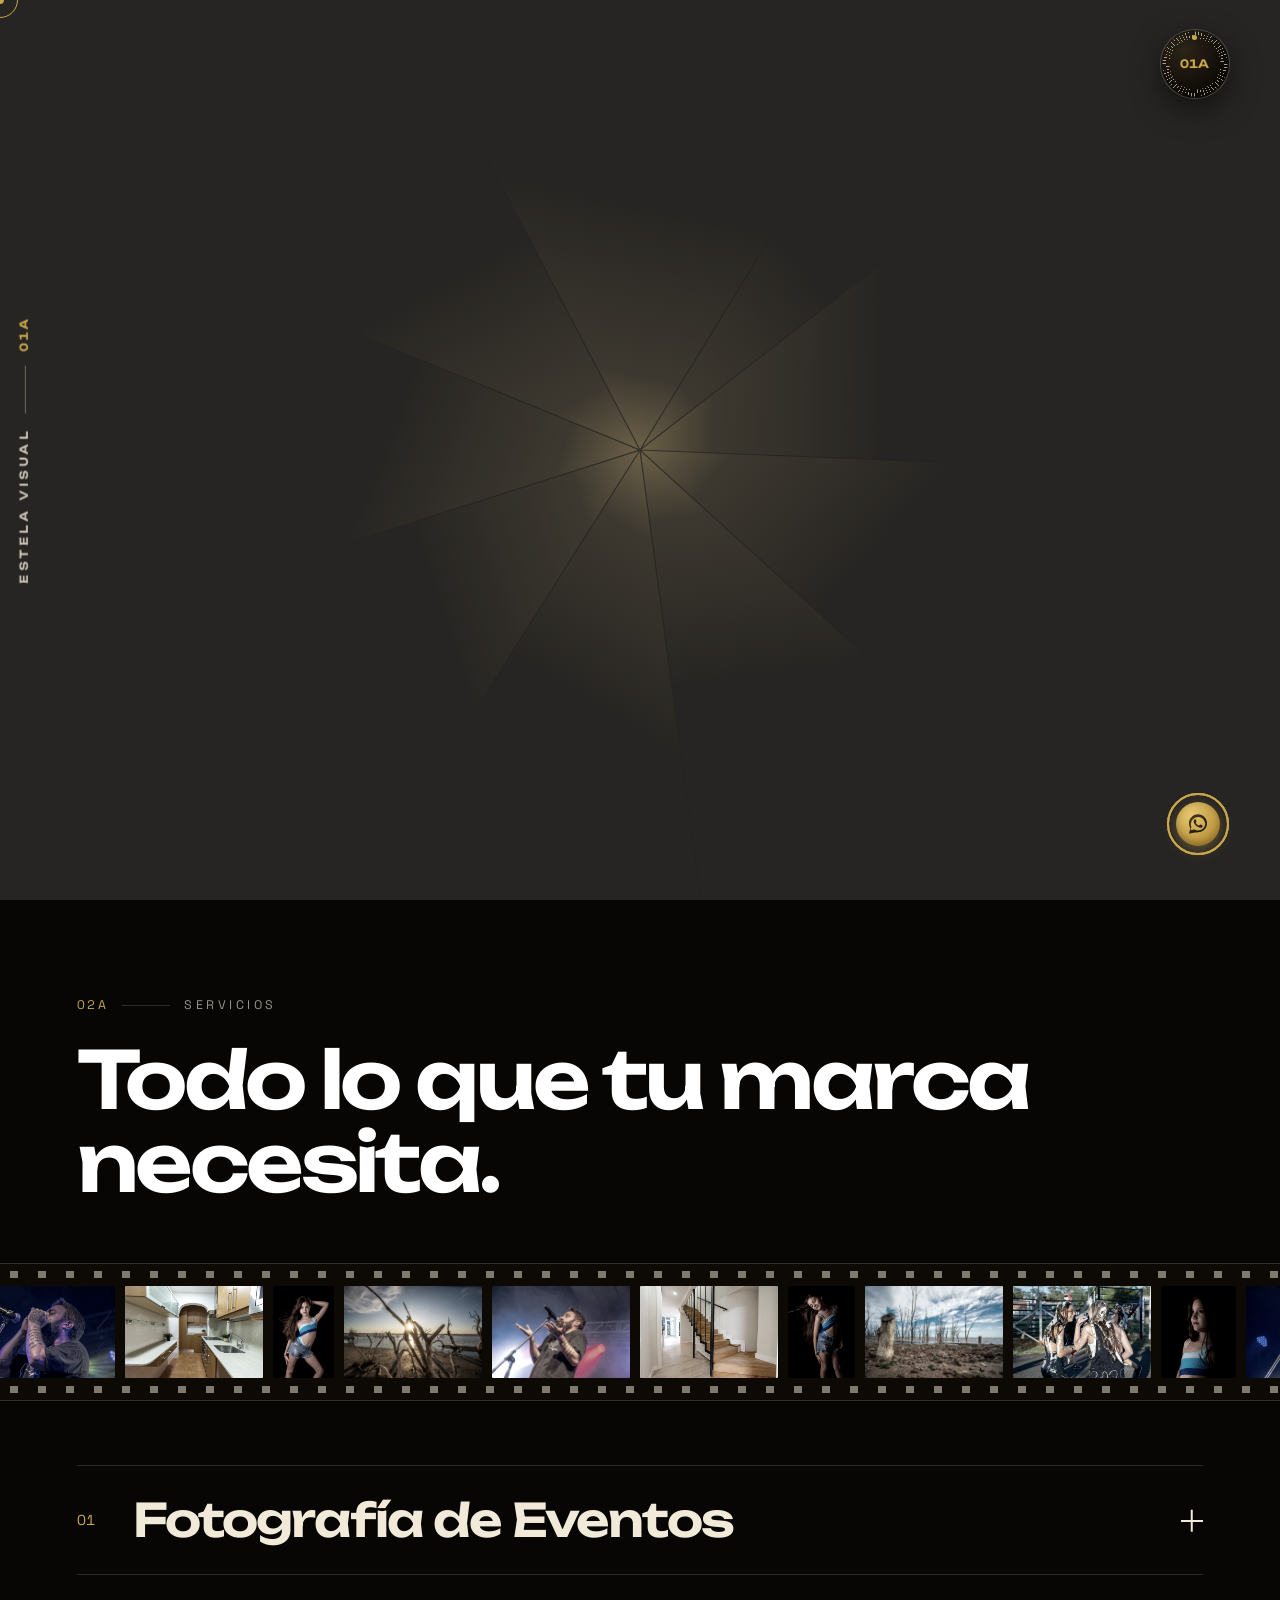
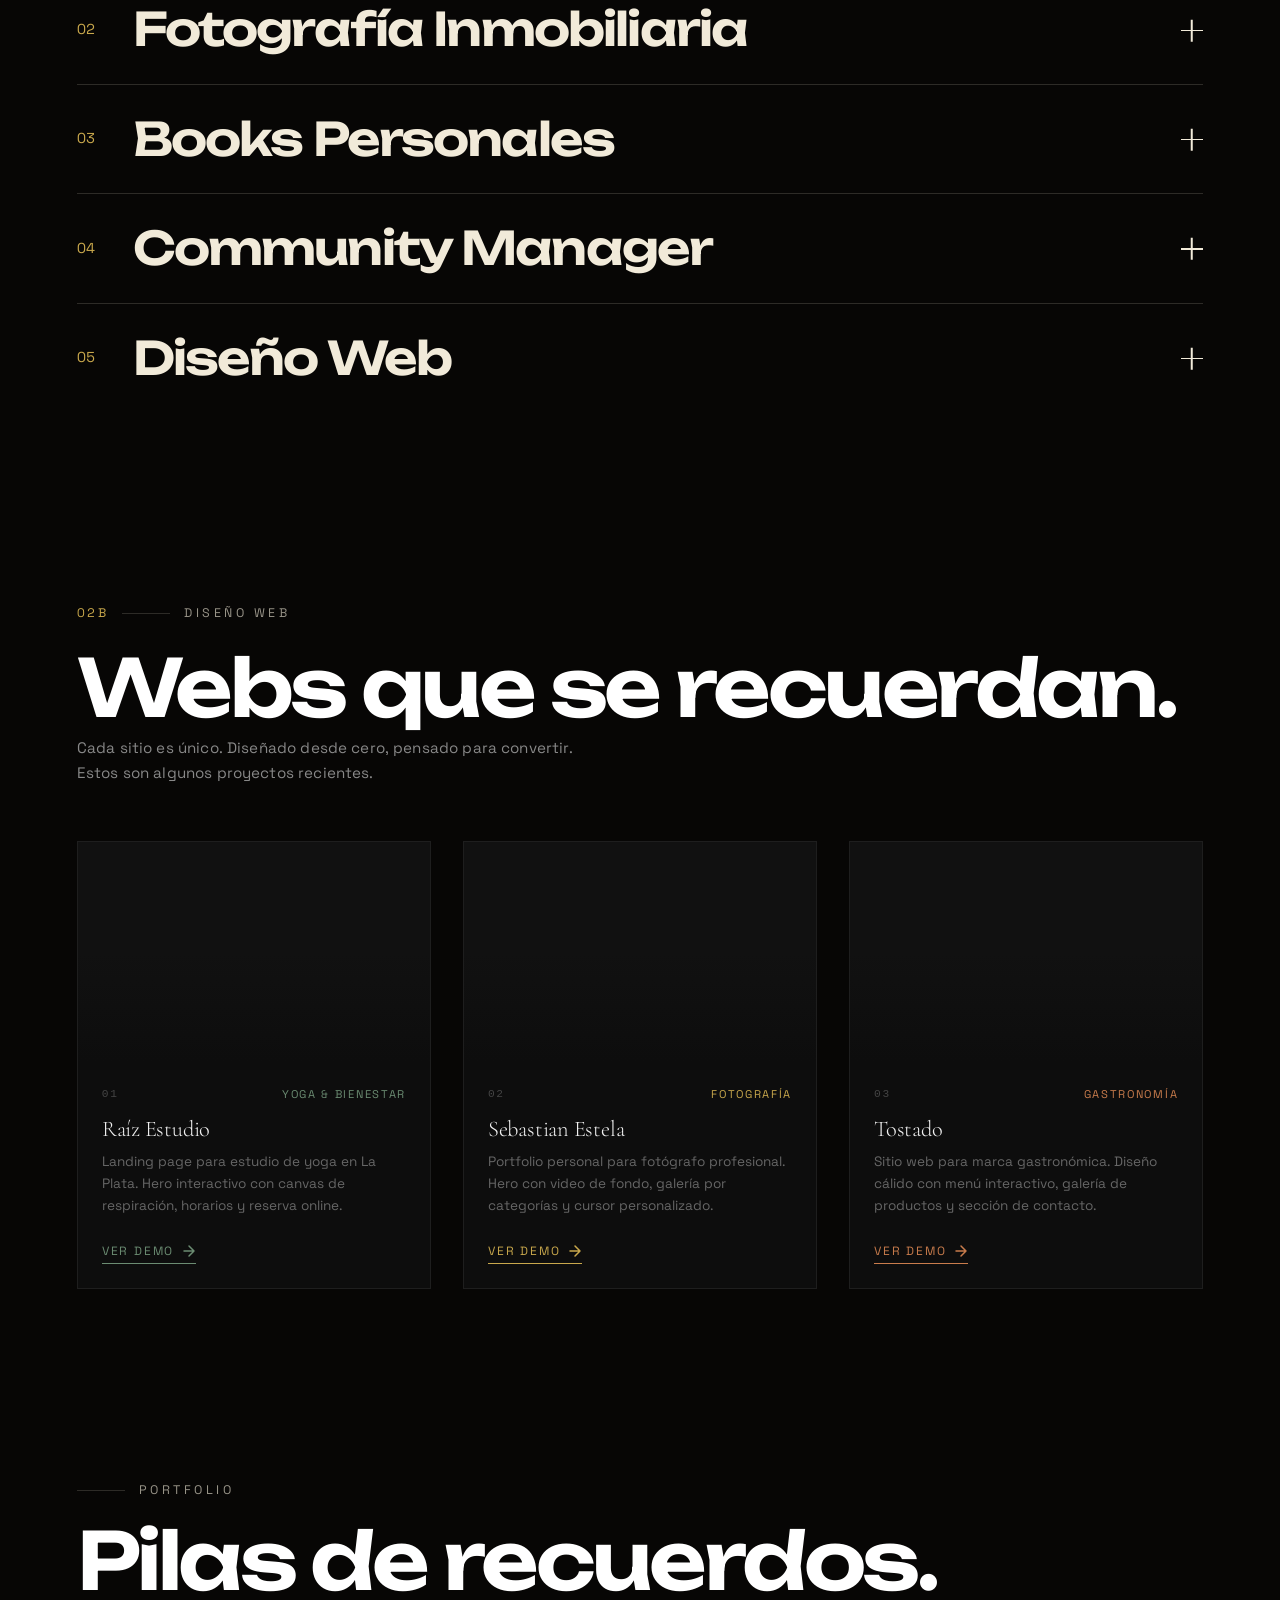
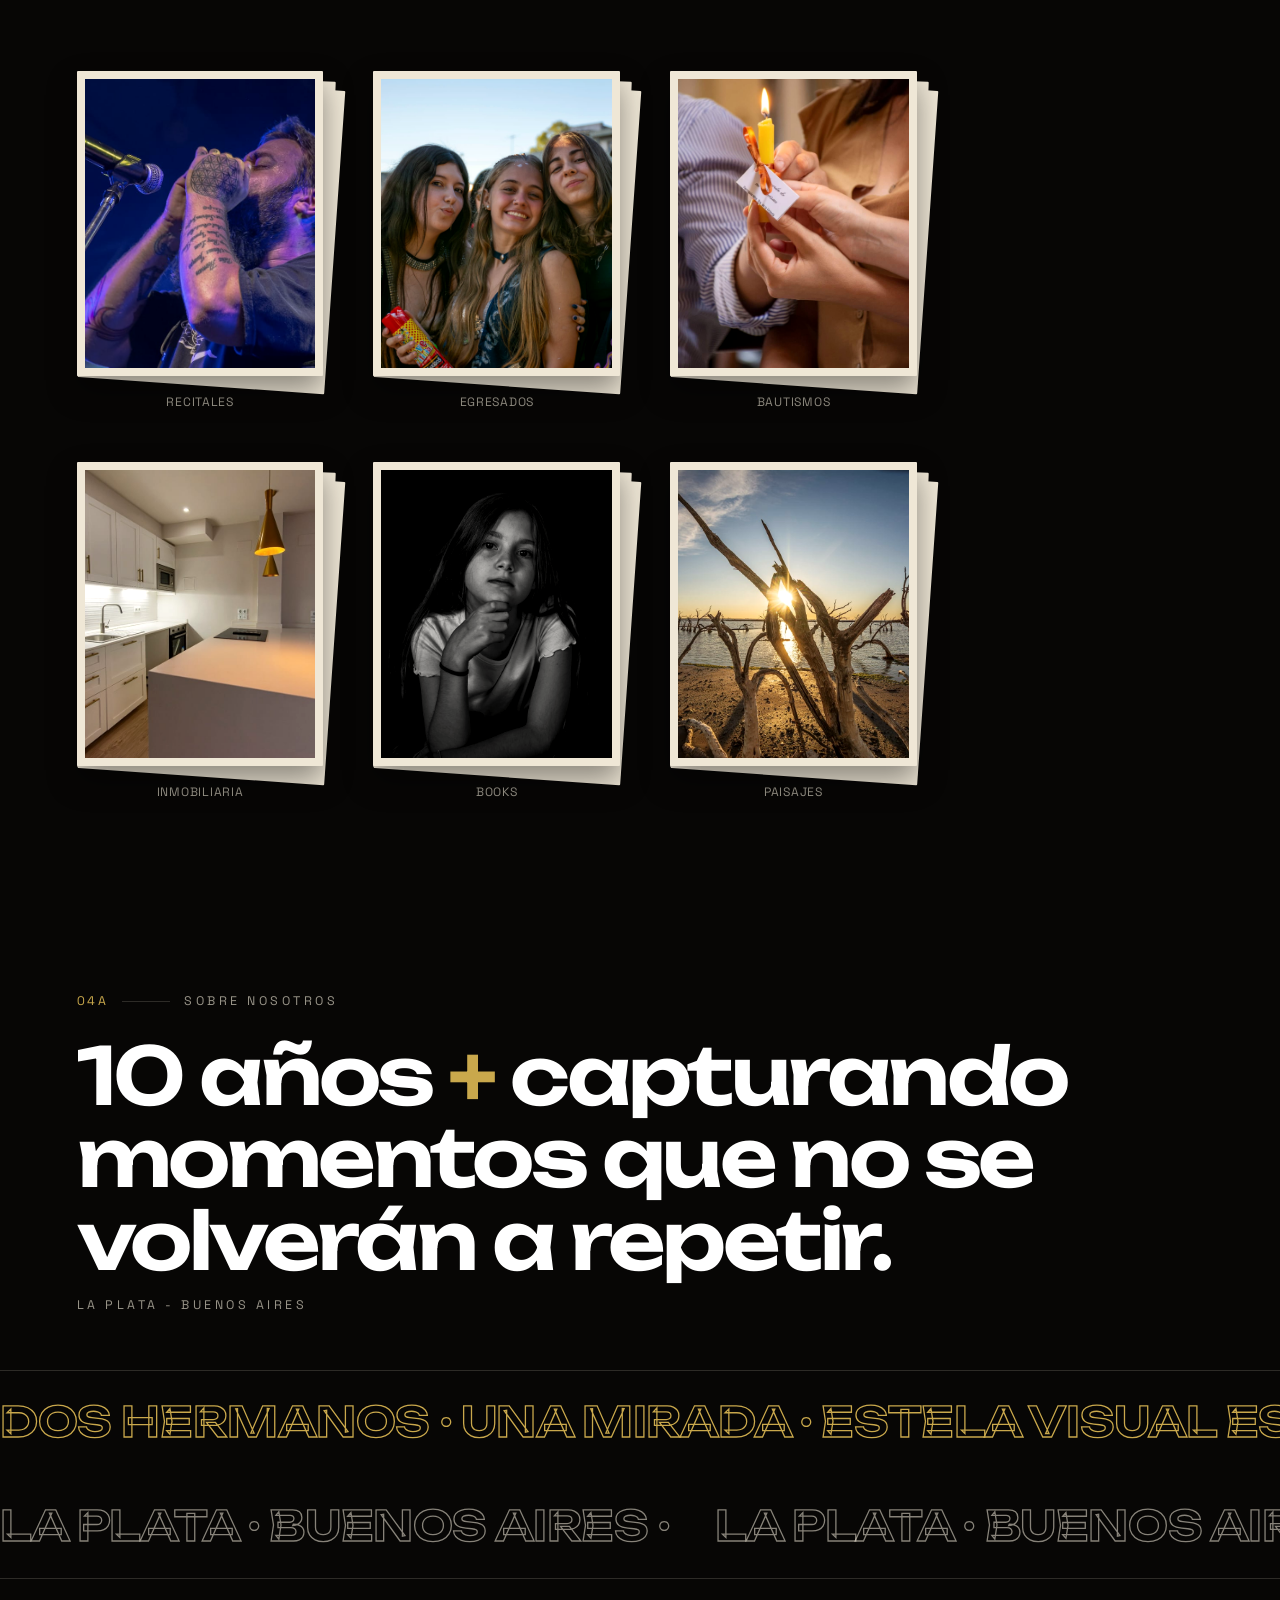
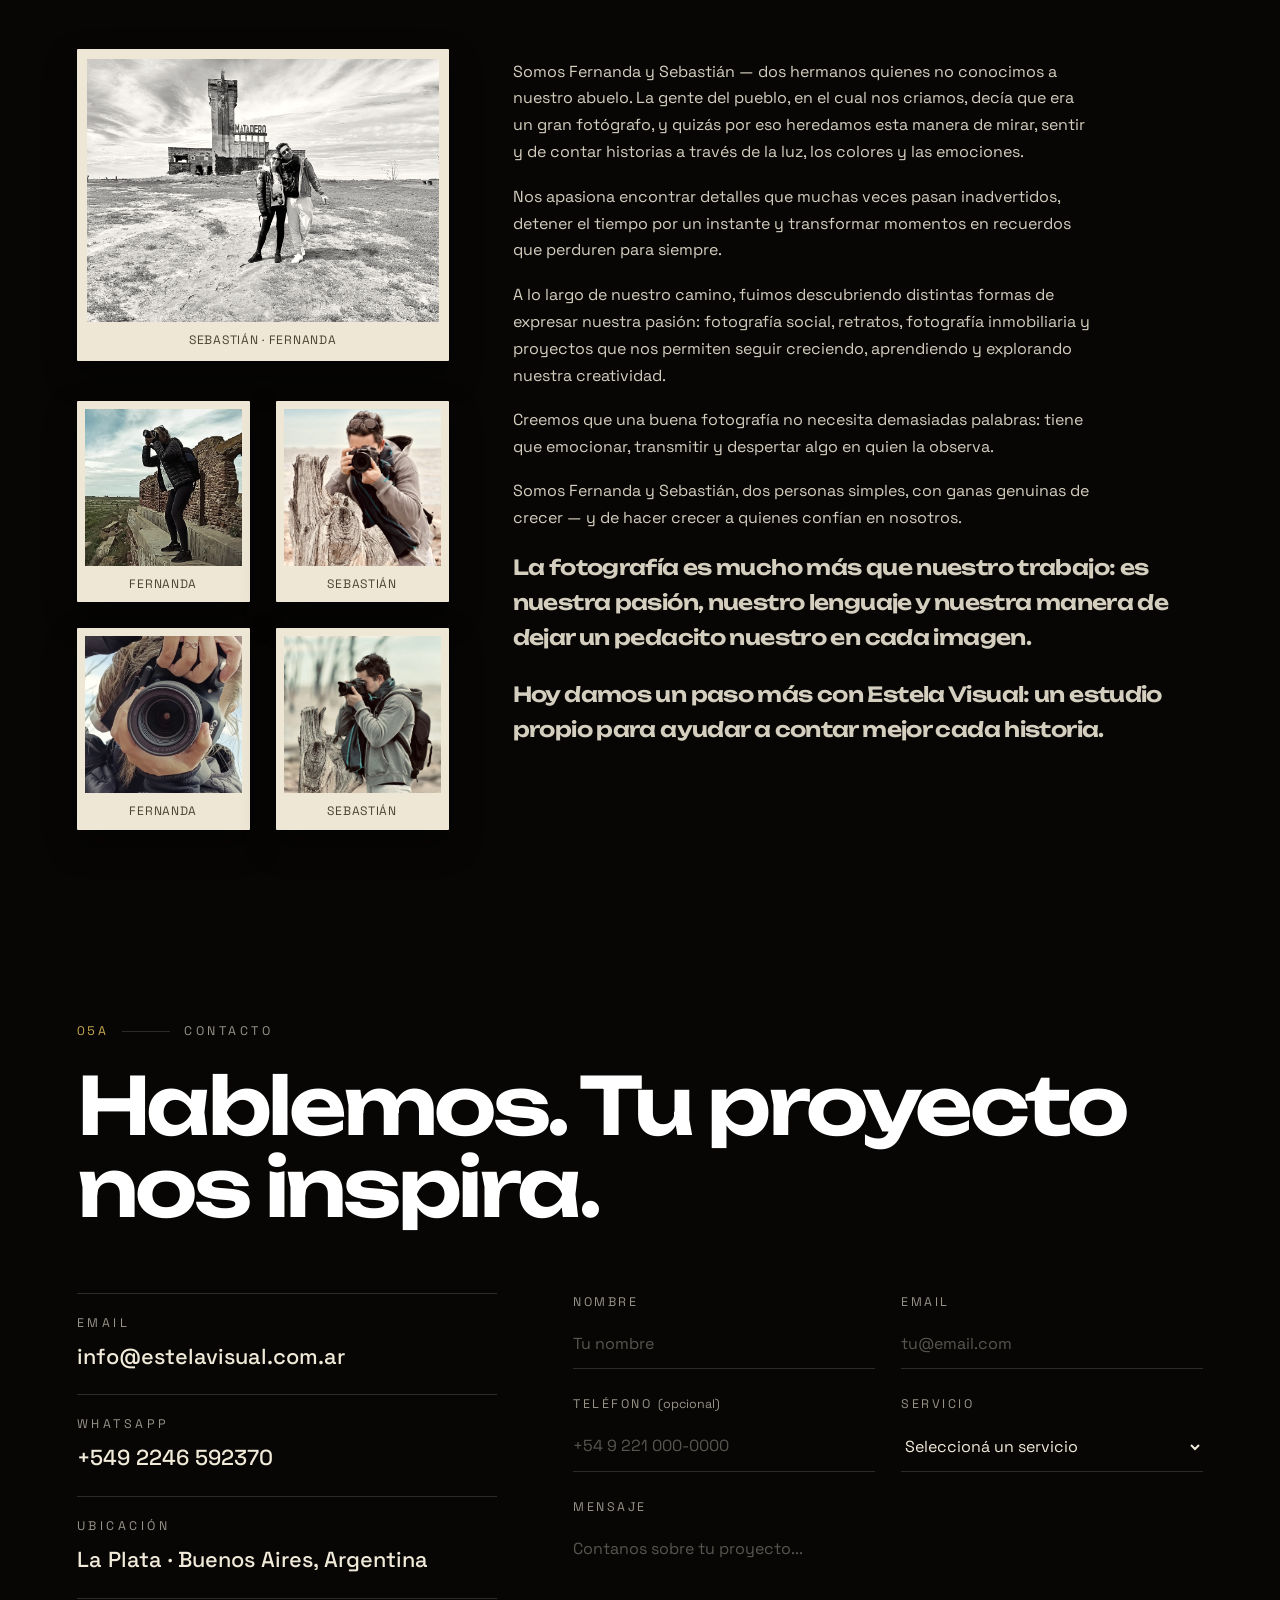
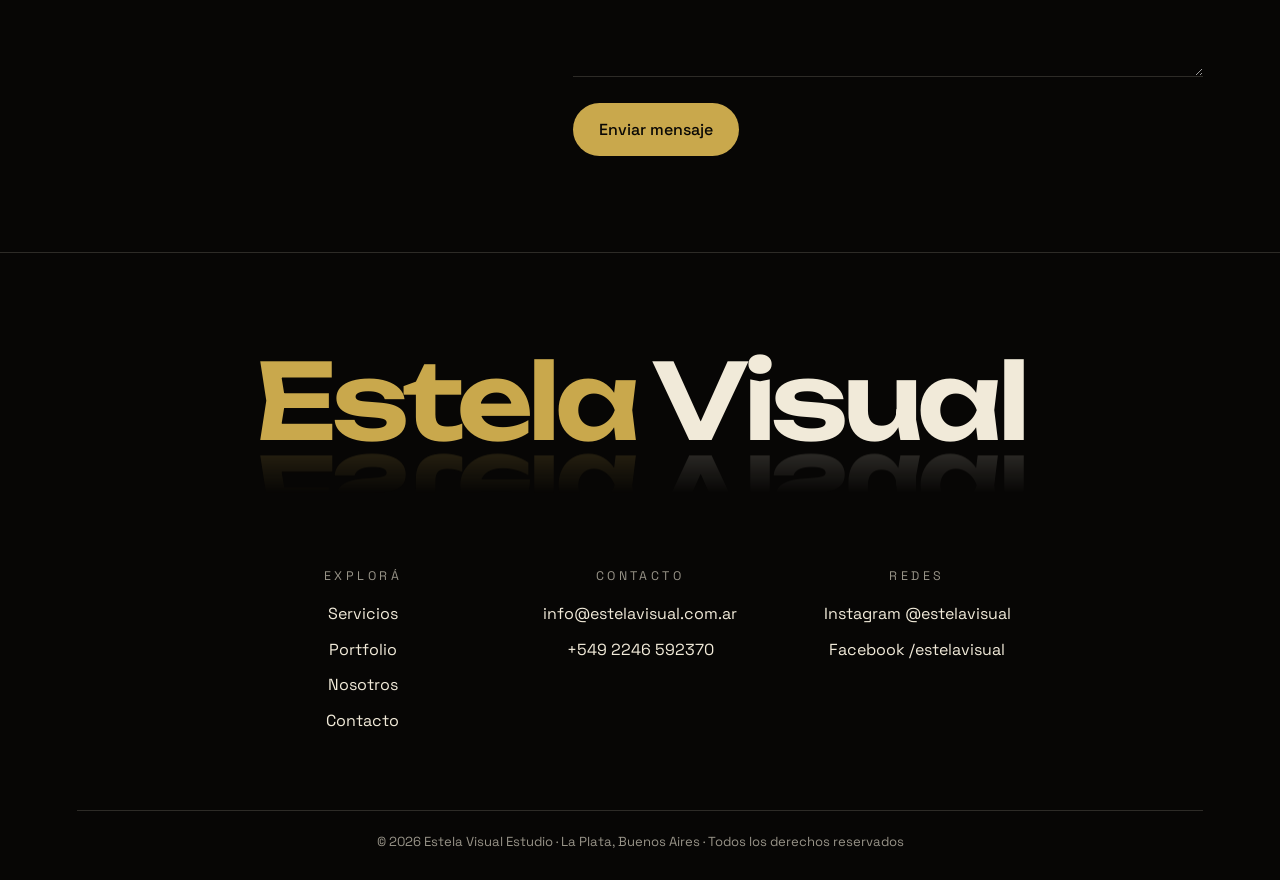
<file: index.html>
<!doctype html>
<html lang="es">
  <head>
<!-- Google tag (gtag.js) -->
<script async src="https://www.googletagmanager.com/gtag/js?id=G-PKGD0XTF9R"></script>
<script>
  window.dataLayer = window.dataLayer || [];
  function gtag(){dataLayer.push(arguments);}
  gtag('js', new Date());

  gtag('config', 'G-PKGD0XTF9R');
</script>
    <meta charset="UTF-8" />
    <meta name="viewport" content="width=device-width, initial-scale=1.0" />
    <title>Estela Visual Estudio | Fotografía · Community Manager · Diseño Web</title>
    <meta name="description" content="Estudio creativo integral en La Plata, Buenos Aires. Fotografía de eventos, inmobiliaria, books personales, community manager y diseño web." />
    <meta name="keywords" content="fotografía La Plata, community manager, diseño web, books personales, fotografía inmobiliaria, estudio creativo Buenos Aires" />
    <link rel="canonical" href="https://estelavisual.com.ar" />
    <link rel="icon" type="image/svg+xml" href="/favicon.svg" />
    <link rel="preload" as="image" href="/hero-bg.jpg" fetchpriority="high" />

    <!-- Open Graph -->
    <meta property="og:title" content="Estela Visual Estudio | Fotografía · Community Manager · Diseño Web" />
    <meta property="og:description" content="Estudio creativo integral en La Plata, Buenos Aires. Fotografía de eventos, inmobiliaria, books personales, community manager y diseño web." />
    <meta property="og:type" content="website" />
    <meta property="og:url" content="https://estelavisual.com.ar" />
    <meta property="og:image" content="https://estelavisual.com.ar/og-image.jpg" />
    <meta property="og:image:width" content="1200" />
    <meta property="og:image:height" content="630" />
    <meta property="og:image:alt" content="Estela Visual Estudio - Fotografía y contenido visual profesional en La Plata, Buenos Aires" />
    <meta property="og:locale" content="es_AR" />
    <meta property="og:site_name" content="Estela Visual Estudio" />

    <!-- Twitter/X -->
    <meta name="twitter:card" content="summary_large_image" />
    <meta name="twitter:title" content="Estela Visual Estudio | Fotografía · Community Manager · Diseño Web" />
    <meta name="twitter:description" content="Estudio creativo integral en La Plata, Buenos Aires. Fotografía de eventos, inmobiliaria, books personales, community manager y diseño web." />
    <meta name="twitter:image" content="https://estelavisual.com.ar/og-image.jpg" />

    <!-- Fonts -->
    <link rel="preconnect" href="https://fonts.googleapis.com" />
    <link rel="preconnect" href="https://fonts.gstatic.com" crossorigin />
    <link href="https://fonts.googleapis.com/css2?family=Cormorant+Garamond:ital,wght@0,300;0,400;0,600;1,300;1,400;1,600&family=Montserrat:wght@300;400;500;600&display=swap" rel="stylesheet" />
  <!-- Schema.org - Datos estructurados -->
<script type="application/ld+json">
{
  "@context": "https://schema.org",
  "@type": "LocalBusiness",
  "name": "Estela Visual Estudio",
  "description": "Estudio creativo integral en La Plata, Buenos Aires. Fotografía de eventos, inmobiliaria, books personales, community manager y diseño web.",
  "url": "https://estelavisual.com.ar",
  "logo": "https://estelavisual.com.ar/logo.png",
  "image": [
    "https://estelavisual.com.ar/og-image.jpg",
    "https://estelavisual.com.ar/nosotros.jpeg"
  ],
  "founder": [
    { "@type": "Person", "name": "Sebastián", "jobTitle": "Fotógrafo" },
    { "@type": "Person", "name": "Fernanda", "jobTitle": "Fotógrafa" }
  ],
  "telephone": "+5492246592370",
  "email": "info@estelavisual.com.ar",
  "address": {
    "@type": "PostalAddress",
    "addressLocality": "La Plata",
    "addressRegion": "Buenos Aires",
    "addressCountry": "AR"
  },
  "geo": {
    "@type": "GeoCoordinates",
    "latitude": -34.9215,
    "longitude": -57.9545
  },
  "sameAs": [
    "https://www.instagram.com/estelavisual"
  ],
  "priceRange": "$$",
  "hasMap": "https://maps.google.com/?q=La+Plata,+Buenos+Aires,+Argentina",
  "serviceArea": {
    "@type": "GeoCircle",
    "geoMidpoint": {
      "@type": "GeoCoordinates",
      "latitude": -34.9215,
      "longitude": -57.9545
    },
    "geoRadius": "50000"
  },
  "knowsAbout": [
    "Fotografía de eventos",
    "Fotografía inmobiliaria",
    "Books personales",
    "Community Manager",
    "Diseño Web"
  ],
  "hasOfferCatalog": {
    "@type": "OfferCatalog",
    "name": "Servicios Estela Visual",
    "itemListElement": [
      {
        "@type": "Offer",
        "itemOffered": {
          "@type": "Service",
          "name": "Fotografía de Eventos",
          "description": "Cobertura fotográfica editorial de eventos sociales y corporativos en La Plata y Buenos Aires."
        }
      },
      {
        "@type": "Offer",
        "itemOffered": {
          "@type": "Service",
          "name": "Fotografía Inmobiliaria",
          "description": "Fotografía profesional de propiedades para inmobiliarias y desarrolladoras en La Plata y Buenos Aires.",
          "offers": {
            "@type": "AggregateOffer",
            "lowPrice": "40000",
            "highPrice": "75000",
            "priceCurrency": "ARS"
          }
        }
      },
      {
        "@type": "Offer",
        "itemOffered": {
          "@type": "Service",
          "name": "Books Personales",
          "description": "Sesiones de fotografía personal para potenciar tu presencia e imagen profesional.",
          "offers": {
            "@type": "Offer",
            "price": "60000",
            "priceCurrency": "ARS"
          }
        }
      },
      {
        "@type": "Offer",
        "itemOffered": {
          "@type": "Service",
          "name": "Community Manager",
          "description": "Gestión estratégica de redes sociales con contenido que conecta y comunidades que crecen.",
          "offers": {
            "@type": "AggregateOffer",
            "lowPrice": "60000",
            "highPrice": "90000",
            "priceCurrency": "ARS"
          }
        }
      },
      {
        "@type": "Offer",
        "itemOffered": {
          "@type": "Service",
          "name": "Diseño Web",
          "description": "Diseño y desarrollo de sitios web enfocados en conversión y experiencia de usuario."
        }
      },
      {
        "@type": "Offer",
        "itemOffered": {
          "@type": "Service",
          "name": "Contenido Audiovisual",
          "description": "Video, reels y piezas audiovisuales profesionales para redes sociales y plataformas digitales."
        }
      }
    ]
  }
}
</script>
<script type="application/ld+json">
{
  "@context": "https://schema.org",
  "@type": "FAQPage",
  "mainEntity": [
    {
      "@type": "Question",
      "name": "¿Cuánto cuesta una sesión de fotografía inmobiliaria?",
      "acceptedAnswer": {
        "@type": "Answer",
        "text": "Nuestros paquetes de fotografía inmobiliaria van desde $40.000 ARS (básico, 15 fotos) hasta $75.000 ARS (elite, 35 fotos + reel + copy). También ofrecemos planes especiales para inmobiliarias con varias propiedades mensuales."
      }
    },
    {
      "@type": "Question",
      "name": "¿Cuánto cuesta un book personal?",
      "acceptedAnswer": {
        "@type": "Answer",
        "text": "Nuestros books personales tienen un precio de $60.000 ARS e incluyen 25 a 30 fotos editadas con entrega por Drive en 48 horas."
      }
    },
    {
      "@type": "Question",
      "name": "¿Dónde trabajan? ¿Solo en La Plata?",
      "acceptedAnswer": {
        "@type": "Answer",
        "text": "Estamos basados en La Plata, Buenos Aires, pero trabajamos en toda la región metropolitana con un radio de cobertura de 50 km. También podemos coordinar trabajos en otras ciudades de Argentina."
      }
    },
    {
      "@type": "Question",
      "name": "¿Qué incluye el servicio de Community Manager?",
      "acceptedAnswer": {
        "@type": "Answer",
        "text": "Ofrecemos tres planes: Básico (12 posts/mes desde $60.000 ARS), Intermedio (20 posts + stories/mes desde $90.000 ARS) y Elite (plan completo mensual a medida). Todos incluyen gestión estratégica de redes sociales y contenido que conecta con tu audiencia."
      }
    },
    {
      "@type": "Question",
      "name": "¿En cuánto tiempo recibo las fotos?",
      "acceptedAnswer": {
        "@type": "Answer",
        "text": "Ofrecemos entrega prioritaria en 24 horas para trabajos urgentes. Para sesiones estándar, la entrega es de 48 horas via Google Drive."
      }
    }
  ]
}
</script>
  <script type="module" crossorigin src="/assets/index.js"></script>
  <link rel="stylesheet" crossorigin href="/assets/index.css">
</head>
  <body>
    <div id="root"></div>
  </body>
</html>
</file>
<file: assets/index.css>
@import "https://fonts.googleapis.com/css2?family=Unbounded:wght@600&family=Space+Grotesk:wght@400;500&display=swap";@import "https://fonts.googleapis.com/css2?family=Unbounded:wght@600&family=Space+Grotesk:wght@400;500&display=swap";@import "https://fonts.googleapis.com/css2?family=Unbounded:wght@600&family=Space+Grotesk:wght@400;500&display=swap";@import "https://fonts.googleapis.com/css2?family=Unbounded:wght@600&family=Space+Grotesk:wght@400;500&display=swap";@import "https://fonts.googleapis.com/css2?family=Unbounded:wght@600&family=Space+Grotesk:wght@400;500&display=swap";:root{--gold:#c9a84c;--gold-dim:#c9a84c40;--gold-border:#c9a84c59;--black:#0d0d0d;--card-bg:#1a1a1a;--white:#fff;--white-dim:#ffffffb3;--font-serif:"Cormorant Garamond", Georgia, serif;--font-sans:"Montserrat", "Segoe UI", sans-serif;font-family:var(--font-sans);color:var(--white);--lightningcss-light: ;--lightningcss-dark:initial;color-scheme:dark;-webkit-font-smoothing:antialiased;-moz-osx-font-smoothing:grayscale;text-rendering:optimizelegibility;background-color:#0000;font-size:16px;line-height:1.6}*,:before,:after{box-sizing:border-box;margin:0;padding:0}body{background-color:#070605;min-height:100vh;overflow-x:hidden}#root{flex-direction:column;width:100%;min-height:100vh;display:flex}img,video{max-width:100%;display:block}a{color:inherit;text-decoration:none}button{cursor:pointer;background:0 0;border:none;font-family:inherit}ul,ol{list-style:none}h1,h2,h3,h4{font-family:var(--font-serif);color:var(--white);font-weight:400;line-height:1.15}@media (prefers-reduced-motion:reduce){*,:before,:after{scroll-behavior:auto!important;transition-duration:.01ms!important;animation-duration:.01ms!important;animation-iteration-count:1!important}}.app{flex-direction:column;min-height:100vh;display:flex;position:relative}.hero-bg{z-index:-2;background-image:url(/hero-bg.jpg);background-position:50% 40%;background-repeat:no-repeat;background-size:cover;width:100%;height:100%;position:fixed;top:0;left:0}.video-overlay{z-index:-1;background:#000000b8;width:100%;height:100%;position:fixed;top:0;left:0}html{scroll-behavior:smooth}._edge_1lpjp_5{z-index:90;writing-mode:vertical-rl;letter-spacing:.32em;text-transform:uppercase;color:#f1ead9cc;align-items:center;gap:14px;font-family:Unbounded,sans-serif;font-size:.7rem;font-weight:600;text-decoration:none;display:flex;position:fixed;top:50%;left:16px;transform:translateY(-50%)rotate(180deg)}._edge_1lpjp_5 i{background:#f1ead959;block-size:1px;inline-size:48px;display:block}._edge_1lpjp_5 em{color:#c9a84c;font-variant-numeric:tabular-nums;letter-spacing:.2em;font-style:normal}._edge_1lpjp_5:hover span{color:#c9a84c}._dial_1lpjp_11{top:calc(30px + env(safe-area-inset-top,0px));z-index:100;cursor:pointer;background:radial-gradient(circle at 35% 30%,#2c2418,#0c0905 70%);border:0;border-radius:50%;place-items:center;width:68px;height:68px;padding:0;display:grid;position:fixed;right:clamp(44px,4vw,64px);box-shadow:0 0 0 1px #f1ead938,0 10px 30px #0000008c}._dial_1lpjp_11:after{content:"";background:#c9a84c;border-radius:50%;width:5px;height:5px;margin-left:-2.5px;position:absolute;top:5px;left:50%}._dial_1lpjp_11:focus-visible{outline-offset:4px;outline:2px solid #f1ead9}._knurl_1lpjp_14{background:repeating-conic-gradient(#f1ead9a6 0 1deg,transparent 1deg 6deg);border-radius:50%;transition:transform .9s cubic-bezier(.16,1,.3,1);position:absolute;inset:0;-webkit-mask:radial-gradient(circle,#0000 25px,#000 26px 32px,#0000 33px);mask:radial-gradient(circle,#0000 25px,#000 26px 32px,#0000 33px)}._dial_1lpjp_11:hover ._knurl_1lpjp_14{transform:rotate(60deg)}._open_1lpjp_16 ._dial_1lpjp_11 ._knurl_1lpjp_14{transform:rotate(180deg)}._core_1lpjp_17{color:#c9a84c;font-variant-numeric:tabular-nums;font-family:Unbounded,sans-serif;font-size:.72rem;font-weight:600;position:relative}._x_1lpjp_18{color:#f1ead9;font-size:1.5rem;font-weight:400;line-height:1}._iris_1lpjp_21{z-index:99;clip-path:circle(0px at var(--x,100%) var(--y,0px));visibility:hidden;background:#070605f7;place-items:center;transition:clip-path .85s cubic-bezier(.7,0,.2,1),visibility 0s .85s;display:grid;position:fixed;inset:0}._open_1lpjp_16 ._iris_1lpjp_21{clip-path:circle(160vmax at var(--x) var(--y));visibility:visible;transition:clip-path .85s cubic-bezier(.7,0,.2,1)}._lens_1lpjp_25{--d:min(76vh,88vw,680px);--r:calc(var(--d) / 2 - clamp(70px,12vmin,104px));width:var(--d);height:var(--d);font-family:Space Grotesk,system-ui,sans-serif;position:relative}._ring_1lpjp_26{background:repeating-conic-gradient(#f1ead98c 0 .45deg,transparent .45deg 2.5deg);border-radius:50%;position:absolute;inset:0;-webkit-mask:radial-gradient(circle,#0000 calc(50% - 16px),#000 calc(50% - 15px));mask:radial-gradient(circle,#0000 calc(50% - 16px),#000 calc(50% - 15px))}._open_1lpjp_16 ._ring_1lpjp_26{animation:120s linear infinite _spin_1lpjp_1}@keyframes _spin_1lpjp_1{to{transform:rotate(360deg)}}._rim_1lpjp_29{border:1px solid #f1ead933;border-radius:50%;position:absolute;inset:0}._rim_1lpjp_29:after{content:"";border:1px solid #f1ead91a;border-radius:50%;position:absolute;inset:clamp(38px,7vmin,64px)}._wedge_1lpjp_31{background:conic-gradient(from -45deg,#c9a84c38 0 90deg,transparent 90deg);border-radius:50%;transition:transform .8s cubic-bezier(.34,1.4,.4,1);position:absolute;inset:0;-webkit-mask:radial-gradient(circle,#0000 17%,#000 18%);mask:radial-gradient(circle,#0000 17%,#000 18%)}._center_1lpjp_32{text-align:center;width:calc(var(--d) * .32);pointer-events:none;justify-items:center;gap:10px;display:grid;position:absolute;top:50%;left:50%;transform:translate(-50%,-50%)}._center_1lpjp_32 b{letter-spacing:-.04em;color:#c9a84c;font-variant-numeric:tabular-nums;font-family:Unbounded,sans-serif;font-size:clamp(1.4rem,3.2vw,2.5rem);font-weight:600}._center_1lpjp_32 span{color:#f1ead99e;font-size:.9rem;line-height:1.4}._item_1lpjp_36{letter-spacing:-.03em;white-space:nowrap;color:#f1ead9;opacity:0;transform:translate(-50%,-50%) rotate(var(--a)) translateY(calc(var(--r) * -1)) rotate(calc(var(--a) * -1)) scale(.9);padding:10px 12px;font-family:Unbounded,sans-serif;font-size:clamp(1rem,2.3vw,1.75rem);font-weight:600;text-decoration:none;transition:opacity .4s,transform .4s,color .3s;position:absolute;top:50%;left:50%}._open_1lpjp_16 ._item_1lpjp_36{opacity:1;transform:translate(-50%,-50%) rotate(var(--a)) translateY(calc(var(--r) * -1)) rotate(calc(var(--a) * -1)) scale(1);transition:opacity .6s calc(.35s + var(--i) * 80ms),transform .7s cubic-bezier(.16,1,.3,1) calc(.35s + var(--i) * 80ms),color .3s}._item_1lpjp_36:hover,._item_1lpjp_36:focus-visible{color:#c9a84c;outline:none}@media (width<=820px){._edge_1lpjp_5{top:calc(36px + env(safe-area-inset-top,0px));writing-mode:horizontal-tb;font-size:.66rem;left:30px;transform:none}._center_1lpjp_32 span{display:none}}@media (prefers-reduced-motion:reduce){._iris_1lpjp_21,._open_1lpjp_16 ._iris_1lpjp_21,._item_1lpjp_36,._open_1lpjp_16 ._item_1lpjp_36,._wedge_1lpjp_31,._knurl_1lpjp_14{transition:none}._open_1lpjp_16 ._ring_1lpjp_26{animation:none}html{scroll-behavior:auto}}._hero_n1sy3_3{--bg:#070605;--ink:#f1ead9;--gold:#c9a84c;--dim:#f1ead99e;isolation:isolate;background:radial-gradient(90% 70% at 50% 38%,#1a130a,var(--bg) 78%);height:100svh;min-height:560px;color:var(--ink);cursor:crosshair;touch-action:pan-y;font-family:Space Grotesk,system-ui,sans-serif;position:relative;overflow:hidden}._hero_n1sy3_3:focus-visible{outline:2px solid var(--gold);outline-offset:-6px}._sr_n1sy3_5{clip:rect(0 0 0 0);white-space:nowrap;width:1px;height:1px;position:absolute;overflow:hidden}._ph_n1sy3_6{width:auto;height:auto;max-width:var(--w);will-change:transform,filter;pointer-events:none;border-radius:2px;max-height:42svh;display:block;position:absolute;box-shadow:0 18px 50px #0000008c}._stage_n1sy3_7{pointer-events:none;z-index:20;align-content:end;padding:0 clamp(18px,6vw,90px) clamp(120px,20svh,190px);display:grid;position:absolute;inset:0}._tt_n1sy3_8{will-change:filter,transform,opacity;grid-area:1/1}._tt_n1sy3_8 h2{letter-spacing:-.045em;color:var(--ink);text-shadow:0 4px 30px #000000a6;margin:0;font-family:Unbounded,sans-serif;font-size:clamp(2rem,6.4vw,6rem);font-weight:600;line-height:1}._tt_n1sy3_8 p{white-space:nowrap;color:var(--dim);text-shadow:0 2px 16px #000000b3;margin:1rem 0 0;font-size:clamp(.95rem,1.4vw,1.15rem);line-height:1.4}._hud_n1sy3_11{z-index:30;font-variant-numeric:tabular-nums;pointer-events:none;flex-wrap:wrap;justify-content:space-between;align-items:flex-end;gap:16px;padding:0 clamp(140px,11vw,180px) clamp(32px,5svh,52px) clamp(26px,6vw,90px);font-size:.85rem;display:flex;position:absolute;bottom:0;left:0;right:0}._lab_n1sy3_12{min-width:16ch;color:var(--dim)}._sub_n1sy3_13{max-width:46ch;color:var(--dim);margin-top:6px;font-size:.82rem;line-height:1.4;display:block}._stats_n1sy3_14{align-items:center;gap:clamp(12px,2vw,26px);display:flex}._stats_n1sy3_14 b{font-weight:500}._hg_n1sy3_16{width:72px;height:26px}._corner_n1sy3_17{z-index:30;pointer-events:none;border:0 solid #f1ead9b3;width:26px;height:26px;position:absolute}._tl_n1sy3_18{left:12px;top:calc(12px + env(safe-area-inset-top,0px));border-width:1.5px 0 0 1.5px}._tr_n1sy3_19{right:12px;top:calc(12px + env(safe-area-inset-top,0px));border-width:1.5px 1.5px 0 0}._bl_n1sy3_20{border-width:0 0 1.5px 1.5px;bottom:12px;left:12px}._br_n1sy3_21{border-width:0 1.5px 1.5px 0;bottom:12px;right:12px}._af_n1sy3_22{z-index:40;pointer-events:none;width:84px;height:84px;color:var(--ink);will-change:transform;position:absolute;top:0;left:0}._af_n1sy3_22 svg{width:100%;height:100%;transition:transform .35s cubic-bezier(.16,1,.3,1),color .2s}._af_n1sy3_22 svg path{fill:none;stroke:currentColor;stroke-width:2px}._lock_n1sy3_25{color:var(--gold)}._af_n1sy3_22._lock_n1sy3_25 svg{transform:scale(.8)}._flash_n1sy3_27{opacity:0;pointer-events:none;z-index:50;background:#fff;position:absolute;inset:0}._go_n1sy3_1{animation:.24s ease-out _fl_n1sy3_27}@keyframes _fl_n1sy3_27{0%{opacity:.9}to{opacity:0}}._tt_n1sy3_8 p span{display:block}@media (width<=700px){._hint_n1sy3_31{display:none}._hud_n1sy3_11{justify-content:center;padding-right:clamp(26px,6vw,90px)}._ph_n1sy3_6{max-height:30svh;max-width:calc(var(--w)*1.7)}._tt_n1sy3_8 p{white-space:normal}}@media (prefers-reduced-motion:reduce){._go_n1sy3_1{animation-duration:10ms}._af_n1sy3_22 svg{transition:none}}._layer_n1sy3_35{transform-origin:50% 100%;will-change:opacity,transform,filter;position:absolute;inset:0}._sec_9y4zj_3{--ink:#f1ead9;--gold:#c9a84c;--dim:#f1ead99e;--line:#f1ead929;color:var(--ink);--lightningcss-light: ;--lightningcss-dark:initial;color-scheme:dark;background:#070605;padding:clamp(56px,8vw,96px) clamp(18px,6vw,90px);font-family:Space Grotesk,system-ui,sans-serif;position:relative}._alt_9y4zj_4{background:#070605}._label_9y4zj_5{letter-spacing:.28em;text-transform:uppercase;color:var(--dim);align-items:center;gap:14px;margin:0 0 22px;font-size:.78rem;display:flex}._label_9y4zj_5 em{color:var(--gold);font-variant-numeric:tabular-nums;letter-spacing:.2em;font-style:normal}._label_9y4zj_5 i{background:var(--line);width:48px;height:1px;display:block}._h2_9y4zj_8{letter-spacing:-.045em;margin:0;font-family:Unbounded,sans-serif;font-size:clamp(2.1rem,6.2vw,5.6rem);font-weight:600;line-height:1.04}._cta_9y4zj_9{background:var(--gold);color:#0a0805;font:inherit;cursor:pointer;border:0;border-radius:999px;padding:14px 26px;font-weight:500;text-decoration:none;transition:background .3s;display:inline-block}._cta_9y4zj_9:hover,._cta_9y4zj_9:focus-visible{background:var(--ink);outline:2px solid var(--gold);outline-offset:3px}._cta_9y4zj_9:disabled{opacity:.6;cursor:wait}._rv_9y4zj_12{opacity:0;transition:opacity .8s cubic-bezier(.16,1,.3,1),transform .8s cubic-bezier(.16,1,.3,1);transform:translateY(28px)}._rv_9y4zj_12[data-in]{opacity:1;transform:none}@media (prefers-reduced-motion:reduce){._rv_9y4zj_12{opacity:1;transition:none;transform:none}}._list_e8c2p_1{margin-top:clamp(36px,5vw,64px)}._item_e8c2p_2{border-top:1px solid var(--line)}._row_e8c2p_3{width:100%;color:inherit;font:inherit;text-align:left;cursor:pointer;background:0 0;border:0;align-items:center;gap:clamp(14px,3vw,36px);padding:clamp(18px,2.6vw,30px) 0;display:flex}._row_e8c2p_3:focus-visible{outline:2px solid var(--gold);outline-offset:2px}._n_e8c2p_5{min-width:2.2ch;color:var(--gold);font-variant-numeric:tabular-nums;font-size:.9rem}._t_e8c2p_6{letter-spacing:-.04em;flex:1;font-family:Unbounded,sans-serif;font-size:clamp(1.25rem,3.6vw,3.1rem);font-weight:600;line-height:1.05;transition:color .3s,transform .5s cubic-bezier(.16,1,.3,1)}._row_e8c2p_3:hover ._t_e8c2p_6,._row_e8c2p_3:focus-visible ._t_e8c2p_6,._on_e8c2p_7 ._t_e8c2p_6{color:var(--gold)}._row_e8c2p_3:hover ._t_e8c2p_6{transform:translate(10px)}._plus_e8c2p_9{flex:none;width:22px;height:22px;position:relative}._plus_e8c2p_9:before,._plus_e8c2p_9:after{content:"";background:var(--ink);height:1.5px;transition:transform .4s cubic-bezier(.16,1,.3,1);position:absolute;top:50%;left:0;right:0}._plus_e8c2p_9:after{transform:rotate(90deg)}._on_e8c2p_7 ._plus_e8c2p_9:after{transform:rotate(0)}._panel_e8c2p_13{visibility:hidden;grid-template-rows:0fr;transition:grid-template-rows .55s cubic-bezier(.16,1,.3,1),visibility 0s .55s;display:grid}._on_e8c2p_7 ._panel_e8c2p_13{visibility:visible;grid-template-rows:1fr;transition:grid-template-rows .55s cubic-bezier(.16,1,.3,1),visibility}._inner_e8c2p_15{min-height:0;overflow:hidden}._cols_e8c2p_16{grid-template-columns:1fr 1fr;gap:clamp(20px,5vw,80px);padding:4px 0 clamp(28px,4vw,48px) calc(2.2ch + clamp(14px,3vw,36px));display:grid}._desc_e8c2p_17{max-width:40ch;color:var(--dim);margin:0;line-height:1.6}._texto_e8c2p_18{margin:0 0 20px;line-height:1.55}._valor_e8c2p_19{letter-spacing:-.04em;color:var(--gold);margin:0 0 22px;font-family:Unbounded,sans-serif;font-size:clamp(1.6rem,3vw,2.4rem);font-weight:600}._paquetes_e8c2p_20{margin-bottom:22px}._paquete_e8c2p_20{border-top:1px solid var(--line);grid-template-columns:auto 1fr auto;align-items:baseline;gap:16px;padding:14px 0;display:grid}._num_e8c2p_22{color:var(--gold);font-variant-numeric:tabular-nums;font-size:.85rem}._info_e8c2p_23{gap:2px;display:grid}._info_e8c2p_23 b{font-weight:500}._info_e8c2p_23 span{color:var(--dim);font-size:.88rem}._pPrecio_e8c2p_26{white-space:nowrap;font-family:Unbounded,sans-serif;font-size:1rem;font-weight:600}._strip_e8c2p_28{border-block:1px solid var(--line);background:#0d0a06;margin:clamp(36px,5vw,60px) calc(-1*clamp(18px,6vw,90px)) 0;padding:22px 0;position:relative;overflow:hidden}._strip_e8c2p_28:before,._strip_e8c2p_28:after{content:"";background:repeating-linear-gradient(90deg,#0000 0 10px,#f1ead980 10px 18px,#0000 18px 28px);height:7px;position:absolute;left:0;right:0}._strip_e8c2p_28:before{top:7px}._strip_e8c2p_28:after{bottom:7px}._reel_e8c2p_32{will-change:transform;gap:10px;width:max-content;display:flex}._reel_e8c2p_32 img{filter:grayscale(.55)contrast(1.05);border-radius:1px;flex:none;width:auto;height:92px}._left_e8c2p_36{align-content:start;gap:24px;display:grid}._table_e8c2p_37{min-height:clamp(250px,27vw,350px);position:relative}._print_e8c2p_38{touch-action:none;cursor:grab;-webkit-user-select:none;user-select:none;transform:translate(var(--dx,0px),var(--dy,0px));position:absolute}._drag_e8c2p_39{cursor:grabbing}._card_e8c2p_40{color:#14110c;width:clamp(120px,13vw,180px);transform:rotate(var(--r));opacity:0;background:#efe7d6;border-radius:2px;margin:0;padding:8px 8px 28px;transition:box-shadow .3s;position:relative;box-shadow:0 14px 34px #0000008c}._drag_e8c2p_39 ._card_e8c2p_40{box-shadow:0 26px 50px #000000b3}._on_e8c2p_7 ._card_e8c2p_40{animation:.95s cubic-bezier(.34,1.56,.64,1) both _drop_e8c2p_1;animation-delay:calc(.3s + var(--i) * .12s)}@keyframes _drop_e8c2p_1{0%{opacity:0;transform:translateY(-150%) rotate(calc(var(--r) - 16deg))}50%{opacity:1}to{opacity:1;transform:rotate(var(--r))}}._card_e8c2p_40 img{aspect-ratio:4/5;object-fit:cover;pointer-events:none;width:100%;display:block}._card_e8c2p_40 figcaption{text-align:center;letter-spacing:.05em;color:#3a342a;font-size:.72rem;position:absolute;bottom:7px;left:0;right:0}._play_e8c2p_46{background:#0a080599;border-radius:50%;width:38px;height:38px;margin:-19px 0 0 -19px;position:absolute;top:42%;left:50%}._play_e8c2p_46:after{content:"";border-top:8px solid #0000;border-bottom:8px solid #0000;border-left:12px solid #f1ead9;position:absolute;top:11px;left:15px}._hint_e8c2p_48{color:var(--dim);font-size:.78rem;position:absolute;bottom:0;right:0}@media (width<=760px){._cols_e8c2p_16{grid-template-columns:1fr;padding-left:0}._card_e8c2p_40{width:clamp(110px,30vw,150px)}}@media (prefers-reduced-motion:reduce){._panel_e8c2p_13,._on_e8c2p_7 ._panel_e8c2p_13,._t_e8c2p_6,._plus_e8c2p_9:before,._plus_e8c2p_9:after{transition:none}._on_e8c2p_7 ._card_e8c2p_40{opacity:1;animation:none}}._web_e8c2p_53{color:#f1ead9;background:#14100a;border:1px solid #f1ead938;padding:10px 10px 30px}._web_e8c2p_53 figcaption{color:var(--dim)}._browser_e8c2p_55{aspect-ratio:4/5;grid-template-rows:auto 1fr auto;gap:7px;display:grid}._dots_e8c2p_56{gap:4px;display:flex}._dots_e8c2p_56 i{background:#f1ead959;border-radius:50%;width:6px;height:6px}._bhero_e8c2p_58{background:linear-gradient(135deg,#c9a84c,#c9a84c33);border-radius:2px}._blocks_e8c2p_59{grid-template-columns:repeat(3,1fr);gap:4px;height:26px;display:grid}._blocks_e8c2p_59 i{background:#f1ead933;border-radius:1px}._code_e8c2p_61{aspect-ratio:4/5;white-space:pre;color:#f1ead9;align-content:center;margin:0;font:500 .62rem/1.8 ui-monospace,Consolas,monospace;display:grid;overflow:hidden}._code_e8c2p_61 span{color:#c9a84c}._phoneWrap_e8c2p_63{aspect-ratio:4/5;place-items:center;display:grid}._phone_e8c2p_63{border:2px solid #f1ead980;border-radius:12px;align-content:start;gap:6px;width:54%;height:94%;padding:8px 6px;display:grid}._phone_e8c2p_63 b{background:#c9a84c;border-radius:3px;height:28px}._phone_e8c2p_63 u{background:#f1ead940;border-radius:3px;height:6px}._sec_gqu8h_1{padding-bottom:6rem}._sub_gqu8h_5{color:#888;letter-spacing:.01em;max-width:520px;margin:.5rem 0 3.5rem;font-size:.95rem;line-height:1.6}._grid_gqu8h_14{grid-template-columns:repeat(auto-fit,minmax(320px,1fr));gap:2rem;display:grid}._card_gqu8h_20{background:#0d0d0d;border:1px solid #1e1e1e;transition:border-color .3s,transform .3s;overflow:hidden}._card_gqu8h_20:hover{border-color:#333;transform:translateY(-4px)}._preview_gqu8h_31{aspect-ratio:16/10;background:#111;width:100%;position:relative;overflow:hidden}._frame_gqu8h_39{width:100%;height:100%;position:relative;overflow:hidden}._frame_gqu8h_39 iframe{transform-origin:0 0;pointer-events:none;border:none;width:200%;height:200%;display:block;transform:scale(.5)}._frameMask_gqu8h_56{pointer-events:none;background:linear-gradient(#0000 50%,#0d0d0d 100%);position:absolute;inset:0}._info_gqu8h_63{padding:1.5rem}._top_gqu8h_67{justify-content:space-between;align-items:center;margin-bottom:.75rem;display:flex}._num_gqu8h_74{color:#444;letter-spacing:.15em;font-family:monospace;font-size:.7rem}._rubro_gqu8h_81{letter-spacing:.15em;text-transform:uppercase;font-size:.7rem}._nombre_gqu8h_87{color:#f0f0f0;letter-spacing:-.01em;margin:0 0 .6rem;font-size:1.4rem;font-weight:300}._desc_gqu8h_95{color:#666;margin-bottom:1.25rem;font-size:.85rem;line-height:1.6}._btn_gqu8h_102{letter-spacing:.15em;text-transform:uppercase;color:var(--c,#c9a84c);border-bottom:1px solid;align-items:center;gap:.5rem;padding-bottom:2px;font-size:.75rem;text-decoration:none;transition:opacity .3s,gap .3s;display:inline-flex}._btn_gqu8h_102:hover{opacity:.7;gap:.75rem}@media (width<=768px){._grid_gqu8h_14{grid-template-columns:1fr}}._sec_uciuv_3{--ink:#f1ead9;--gold:#c9a84c;--dim:#f1ead99e;--line:#f1ead929;color:var(--ink);background:#070605;padding:clamp(56px,8vw,96px) clamp(18px,6vw,90px);font-family:Space Grotesk,system-ui,sans-serif;position:relative}._rv_uciuv_5{opacity:0;transition:opacity .8s cubic-bezier(.16,1,.3,1),transform .8s cubic-bezier(.16,1,.3,1);transform:translateY(26px)}._rv_uciuv_5[data-in]{opacity:1;transform:none}._head_uciuv_8{max-width:60ch}._kicker_uciuv_9{letter-spacing:.28em;text-transform:uppercase;color:var(--dim);align-items:center;gap:14px;margin:0 0 18px;font-size:.78rem;display:flex}._kicker_uciuv_9:before{content:"";background:var(--line);width:48px;height:1px}._h2_uciuv_11{letter-spacing:-.045em;white-space:nowrap;margin:0;font-family:Unbounded,sans-serif;font-size:clamp(1.55rem,6.2vw,5.6rem);font-weight:600;line-height:1.04}._sub_uciuv_12{color:var(--dim);margin:16px 0 0;font-size:1.05rem}._tabs_uciuv_14{flex-wrap:wrap;align-items:center;gap:4px 0;margin-top:clamp(32px,4.5vw,52px);display:flex}._tab_uciuv_14{color:var(--dim);letter-spacing:-.02em;cursor:pointer;background:0 0;border:0;padding:6px 16px;font-family:Unbounded,sans-serif;font-size:clamp(.92rem,1.4vw,1.15rem);font-weight:600;transition:color .3s;position:relative}._tab_uciuv_14:not(:last-child):after{content:"/";color:var(--line);font-weight:400;position:absolute;right:-2px}._tab_uciuv_14:hover{color:var(--ink)}._tab_uciuv_14:focus-visible{outline:2px solid var(--gold);outline-offset:2px}._on_uciuv_19{color:var(--gold)}._on_uciuv_19:before{content:"";background:var(--gold);border-radius:2px;height:2px;animation:.45s cubic-bezier(.16,1,.3,1) both _draw_uciuv_1;position:absolute;bottom:-2px;left:14px;right:14px}@keyframes _draw_uciuv_1{0%{transform:scaleX(0)}to{transform:scaleX(1)}}._wireWrap_uciuv_24{margin-top:clamp(56px,7vw,96px);position:relative}._wire_uciuv_24{background:#c9a84c73;border:0;width:100%;height:1px;margin-bottom:clamp(22px,3.4vw,36px);display:block}._line_uciuv_26{grid-template-columns:repeat(3,1fr);gap:clamp(34px,4.6vw,52px) clamp(32px,4vw,50px);max-width:840px;margin-top:clamp(40px,6vw,70px);display:grid}@media (width<=760px){._line_uciuv_26{grid-template-columns:repeat(2,1fr)}}@media (width<=460px){._line_uciuv_26{grid-template-columns:1fr}}._print_uciuv_30{cursor:zoom-in;opacity:0;background:0 0;border:0;width:100%;padding:0;transition:opacity .55s cubic-bezier(.22,1,.36,1),transform .55s cubic-bezier(.22,1,.36,1);position:relative;transform:translateY(-16px)}._print_uciuv_30._hung_uciuv_31{opacity:1;transform:none}._print_uciuv_30:focus-visible{outline:none}._coverBtn_uciuv_35{cursor:pointer;width:100%;animation:_float_uciuv_1 5s ease-in-out calc(var(--f,0) * .5s) infinite;background:0 0;border:0;padding:0;transition:transform .3s cubic-bezier(.16,1,.3,1);display:block;position:relative}._coverBtn_uciuv_35:focus-visible{outline:2px solid var(--gold);outline-offset:4px}._coverBtn_uciuv_35:hover{animation-play-state:paused;transform:translateY(-5px)}@keyframes _float_uciuv_1{0%,to{transform:translateY(0)}50%{transform:translateY(-5px)}}._stack_uciuv_39{display:block;position:relative}._sheet_uciuv_40,._sheet2_uciuv_40{opacity:0;background:#efe7d6;border-radius:1px;transition:opacity .3s,transform .3s;position:absolute;inset:0}._stacked_uciuv_41 ._sheet_uciuv_40{opacity:1;transform:translate(6px,6px)rotate(2.2deg)}._stacked_uciuv_41 ._sheet2_uciuv_40{opacity:1;transform:translate(11px,11px)rotate(4deg)}._stacked_uciuv_41:hover ._sheet_uciuv_40{transform:translate(8px,8px)rotate(2.8deg)}._stacked_uciuv_41:hover ._sheet2_uciuv_40{transform:translate(15px,15px)rotate(5deg)}._cascadeWrap_uciuv_46{border-top:1px solid var(--line);margin-top:clamp(28px,4vw,48px);padding-top:clamp(22px,3vw,34px)}._cascadeLabel_uciuv_47{letter-spacing:-.025em;color:var(--gold);margin:0 0 clamp(16px,2.4vw,26px);font-family:Unbounded,sans-serif;font-size:clamp(1rem,1.8vw,1.35rem);font-weight:600}._cascade_uciuv_46{grid-template-columns:repeat(auto-fill,minmax(130px,1fr));gap:clamp(16px,2.2vw,26px);display:grid}._cascade_uciuv_46 ._print_uciuv_30{opacity:0;animation:_cascade_uciuv_46 .5s cubic-bezier(.22,1,.36,1) var(--d,0s) both;transform:translateY(-18px)}@keyframes _cascade_uciuv_46{to{opacity:1;transform:none}}._ring_uciuv_52{border:1.4px solid var(--gold);z-index:1;background:#0b0906;border-radius:50%;width:9px;height:9px;margin-left:-4.5px;position:absolute;top:-5px;left:50%}._card_uciuv_53{background:#efe7d6;border-radius:1px;width:100%;padding:8px;transition:box-shadow .3s,transform .3s;display:block;position:relative;box-shadow:0 14px 30px #0000006b}._print_uciuv_30:hover ._card_uciuv_53,._print_uciuv_30:focus-visible ._card_uciuv_53{transform:translateY(-4px);box-shadow:0 20px 42px #00000085}._card_uciuv_53 img{aspect-ratio:4/5;object-fit:cover;filter:sepia(.06)contrast(1.03);width:100%;display:block}._tag_uciuv_56{text-align:center;letter-spacing:.06em;text-transform:uppercase;color:var(--dim);margin-top:18px;font-size:.76rem;display:block}._more_uciuv_58{color:var(--ink);font:inherit;letter-spacing:.06em;cursor:pointer;background:0 0;border:1px solid #f1ead94d;border-radius:999px;margin:clamp(28px,4vw,44px) auto 0;padding:11px 24px;font-size:.85rem;transition:border-color .25s,color .25s;display:block}._more_uciuv_58:hover,._more_uciuv_58:focus-visible{border-color:var(--gold);color:var(--gold);outline:none}._lb_uciuv_61{z-index:200;background:#050403f2;justify-content:center;align-items:center;padding:clamp(70px,9vw,110px) clamp(16px,6vw,90px) clamp(90px,10vw,120px);animation:.25s both _fade_uciuv_1;display:flex;position:fixed;inset:0;overflow:hidden}@keyframes _fade_uciuv_1{0%{opacity:0}}._lb_uciuv_61 img{object-fit:contain;width:auto;max-width:100%;height:auto;max-height:100%;display:block;box-shadow:0 30px 90px #0009}._lbBar_uciuv_64{color:var(--dim);justify-content:center;align-items:center;gap:clamp(18px,3vw,34px);font-size:.85rem;display:flex;position:absolute;bottom:clamp(20px,3vw,34px);left:0;right:0}._lbBar_uciuv_64 span{color:var(--gold);letter-spacing:.04em}._lbBar_uciuv_64 button{color:var(--ink);font:inherit;letter-spacing:.14em;text-transform:uppercase;cursor:pointer;background:0 0;border:0;border-bottom:1px solid #0000;padding:6px 2px;font-size:.72rem;transition:color .25s,border-color .25s}._lbBar_uciuv_64 button:hover,._lbBar_uciuv_64 button:focus-visible{color:var(--gold);border-color:var(--gold);outline:none}._lbX_uciuv_68{color:var(--ink);font:inherit;letter-spacing:.08em;text-transform:uppercase;cursor:pointer;background:0 0;border:1px solid #f1ead94d;border-radius:999px;padding:9px 16px;font-size:.78rem;position:absolute;top:clamp(16px,3vw,30px);right:clamp(16px,3vw,30px)}._lbX_uciuv_68:hover,._lbX_uciuv_68:focus-visible{border-color:var(--gold);color:var(--gold);outline:none}@media (prefers-reduced-motion:reduce){._rv_uciuv_5{opacity:1;transition:none;transform:none}._on_uciuv_19:before{animation:none}._print_uciuv_30{opacity:1;transition:none;transform:none}._cascade_uciuv_46 ._print_uciuv_30,._coverBtn_uciuv_35{animation:none}}._marquee_18aj0_2{border-block:1px solid var(--line);flex-direction:column;gap:2px;margin:clamp(30px,5vw,54px) calc(-1*clamp(18px,6vw,90px)) 0;display:flex}._row_18aj0_3{white-space:nowrap;padding:clamp(10px,1.6vw,18px) 0;overflow:hidden}._track_18aj0_4{width:max-content;animation:26s linear infinite _scroll_18aj0_1;display:inline-flex}._row_18aj0_3._rev_18aj0_5 ._track_18aj0_4{animation-direction:reverse}._track_18aj0_4 span{letter-spacing:-.01em;color:#0000;-webkit-text-stroke:1.3px var(--gold);text-stroke:1.3px var(--gold);padding-right:1.2ch;font-family:Unbounded,sans-serif;font-size:clamp(1.3rem,3.6vw,2.6rem);font-weight:600}._row_18aj0_3._rev_18aj0_5 ._track_18aj0_4 span{-webkit-text-stroke-color:#f1ead98c;text-stroke-color:#f1ead98c}@keyframes _scroll_18aj0_1{to{transform:translate(-50%)}}._cols_18aj0_10{grid-template-columns:minmax(0,.7fr) minmax(0,1.3fr);align-items:stretch;gap:clamp(26px,5vw,70px);margin-top:clamp(40px,6vw,70px);display:grid}._fotoCol_18aj0_11{flex-direction:column;justify-content:space-between;gap:clamp(24px,4vw,40px);display:flex}._foto_18aj0_11{margin:0}._mosaico_18aj0_13{grid-template-columns:1fr 1fr;gap:clamp(16px,2.4vw,26px);display:grid}._plus_18aj0_14{color:var(--gold);font-style:normal}._loc_18aj0_15{letter-spacing:.28em;text-transform:uppercase;color:var(--dim);margin:14px 0 0;font-size:.78rem}._foto_18aj0_11 img{filter:grayscale(.6)contrast(1.05);border-radius:2px;width:100%;height:auto;display:block;box-shadow:0 20px 50px #00000080}._pic_18aj0_17{background:#efe7d6;border-radius:1px;max-width:280px;margin:0;padding:8px;box-shadow:0 14px 32px #00000073}._pic_18aj0_17 img{aspect-ratio:1;object-fit:cover;filter:grayscale(.3)sepia(.08)contrast(1.03);width:100%;display:block}._pic_18aj0_17 figcaption{text-align:center;letter-spacing:.06em;text-transform:uppercase;color:#4a4332;margin-top:9px;font-size:.76rem}._picBig_18aj0_20{max-width:none;padding:10px}._picBig_18aj0_20 img{aspect-ratio:auto;height:auto}._txt_18aj0_22{margin-top:10px}._txt_18aj0_22 p{color:#f1ead9e0;max-width:58ch;margin:0 0 1.1em;line-height:1.68}._cierre_18aj0_24{letter-spacing:-.03em;color:var(--gold);font-family:Unbounded,sans-serif;font-size:clamp(1.02rem,1.7vw,1.3rem);font-weight:600;line-height:1.3}@media (width<=760px){._cols_18aj0_10{grid-template-columns:1fr}._fotoCol_18aj0_11{justify-content:flex-start}._pic_18aj0_17{max-width:none;margin:0}._picBig_18aj0_20{margin:0}}@media (prefers-reduced-motion:reduce){._track_18aj0_4{animation:none}}._grid_4egqd_1{grid-template-columns:minmax(0,.8fr) minmax(0,1.2fr);align-items:start;gap:clamp(32px,6vw,100px);margin-top:clamp(36px,5vw,64px);display:grid}._info_4egqd_2{border-bottom:1px solid var(--line);gap:0;display:grid}._item_4egqd_3{border-top:1px solid var(--line);color:inherit;gap:6px;padding:20px 0;text-decoration:none;display:grid}._k_4egqd_4{letter-spacing:.28em;text-transform:uppercase;color:var(--dim);font-size:.78rem}._v_4egqd_5{overflow-wrap:anywhere;font-size:clamp(1.05rem,1.7vw,1.4rem);font-weight:500;transition:color .3s}a._item_4egqd_3:hover ._v_4egqd_5,a._item_4egqd_3:focus-visible ._v_4egqd_5{color:var(--gold)}a._item_4egqd_3:focus-visible{outline:2px solid var(--gold);outline-offset:2px}._form_4egqd_8{gap:26px;display:grid}._row_4egqd_9{grid-template-columns:1fr 1fr;gap:26px;display:grid}._f_4egqd_8{gap:6px;display:grid}._f_4egqd_8 span{letter-spacing:.2em;text-transform:uppercase;color:var(--dim);font-size:.78rem}._f_4egqd_8 small{letter-spacing:0;text-transform:none;font-size:.78rem}._f_4egqd_8 input,._f_4egqd_8 select,._f_4egqd_8 textarea{border:0;border-bottom:1px solid var(--line);width:100%;color:var(--ink);font:inherit;background:0 0;border-radius:0;padding:12px 0;font-size:1rem;transition:border-color .3s}._f_4egqd_8 textarea{resize:vertical;min-height:120px}._f_4egqd_8 input::placeholder,._f_4egqd_8 textarea::placeholder{color:#f1ead959}._f_4egqd_8 input:focus,._f_4egqd_8 select:focus,._f_4egqd_8 textarea:focus{border-color:var(--gold);outline:none}._form_4egqd_8 button{justify-self:start}._err_4egqd_18{color:#e58b7b;margin:0}._ok_4egqd_19{border:1px solid var(--line);border-radius:2px;justify-items:start;gap:10px;padding:clamp(24px,4vw,44px);display:grid}._ok_4egqd_19 h3{letter-spacing:-.04em;color:var(--gold);margin:0;font-family:Unbounded,sans-serif;font-size:clamp(1.5rem,3vw,2.4rem);font-weight:600}._ok_4egqd_19 p{margin:0}._okSub_4egqd_22{color:var(--dim);margin-bottom:14px!important}@media (width<=860px){._grid_4egqd_1{grid-template-columns:1fr}}@media (width<=560px){._row_4egqd_9{grid-template-columns:1fr}}._footer_zcd6y_2{--ink:#f1ead9;--gold:#c9a84c;--dim:#f1ead99e;--line:#f1ead929;color:var(--ink);--lightningcss-light: ;--lightningcss-dark:initial;color-scheme:dark;border-top:1px solid var(--line);background:#070605;padding:clamp(56px,8vw,96px) clamp(18px,6vw,90px) 28px;font-family:Space Grotesk,system-ui,sans-serif;position:relative}._mark_zcd6y_3{letter-spacing:-.05em;white-space:nowrap;-webkit-box-reflect:below -.12em linear-gradient(transparent 50%,#fff3);width:fit-content;max-width:100%;margin:0 auto clamp(40px,6vw,80px);font-family:Unbounded,sans-serif;font-size:clamp(1.6rem,8.2vw,9rem);font-weight:600;line-height:1;text-decoration:none;display:block}._mark_zcd6y_3 span:first-child{color:var(--gold)}._mark_zcd6y_3 span:last-child{color:var(--ink)}._mark_zcd6y_3:focus-visible{outline:2px solid var(--gold);outline-offset:6px}._cols_zcd6y_7{text-align:center;grid-template-columns:repeat(3,minmax(0,1fr));gap:clamp(24px,4vw,60px);max-width:780px;margin:0 auto;padding-top:clamp(20px,3vw,36px);display:grid}._t_zcd6y_8{letter-spacing:.28em;text-transform:uppercase;color:var(--dim);margin:0 0 14px;font-size:.78rem}._cols_zcd6y_7 ul{justify-items:center;gap:10px;margin:0;padding:0;list-style:none;display:grid}._cols_zcd6y_7 a{color:var(--ink);white-space:nowrap;border-bottom:1px solid #0000;text-decoration:none;transition:color .3s,border-color .3s}._cols_zcd6y_7 a:hover,._cols_zcd6y_7 a:focus-visible{color:var(--gold);border-color:var(--gold);outline:none}._copy_zcd6y_12{border-top:1px solid var(--line);color:var(--dim);text-align:center;margin:clamp(40px,6vw,80px) 0 0;padding-top:20px;font-size:.82rem}@media (width<=640px){._cols_zcd6y_7{text-align:left;grid-template-columns:1fr 1fr}._cols_zcd6y_7 ul{justify-items:start}._cols_zcd6y_7 a{font-size:.92rem}}@media (width<=420px){._cols_zcd6y_7{grid-template-columns:1fr}}._btn_dr5rl_1{right:clamp(44px,4vw,64px);bottom:calc(clamp(34px,5svh,56px) + env(safe-area-inset-bottom,0px));z-index:95;color:#f1ead9;align-items:center;gap:12px;font-family:Space Grotesk,system-ui,sans-serif;text-decoration:none;display:flex;position:fixed}._label_dr5rl_2{opacity:0;white-space:nowrap;-webkit-backdrop-filter:blur(10px);backdrop-filter:blur(10px);background:#0a0805b3;border:1px solid #f1ead92e;border-radius:999px;max-width:0;padding:10px 0;font-size:.9rem;transition:max-width .5s cubic-bezier(.16,1,.3,1),opacity .3s,padding .5s cubic-bezier(.16,1,.3,1);overflow:hidden}._btn_dr5rl_1:hover ._label_dr5rl_2,._btn_dr5rl_1:focus-visible ._label_dr5rl_2{opacity:1;max-width:160px;padding:10px 18px}._shutter_dr5rl_4{border:2px solid #c9a84c;border-radius:50%;place-items:center;width:62px;height:62px;display:grid;position:relative}._icon_dr5rl_5{pointer-events:none;width:24px;height:24px;margin:auto;position:absolute;inset:0}._shutter_dr5rl_4 i{background:radial-gradient(circle at 35% 30%,#e6c871,#b8923a 70%);border-radius:50%;width:44px;height:44px;transition:transform .25s;box-shadow:inset 0 -3px 6px #00000040,0 4px 14px #c9a84c59}._shutter_dr5rl_4:after{content:"";border:2px solid #c9a84c;border-radius:50%;animation:3.2s ease-out infinite _ping_dr5rl_1;position:absolute;inset:-2px}@keyframes _ping_dr5rl_1{0%{opacity:.7;transform:scale(1)}70%,to{opacity:0;transform:scale(1.5)}}._btn_dr5rl_1:hover ._shutter_dr5rl_4 i,._btn_dr5rl_1:active ._shutter_dr5rl_4 i{transform:scale(.86)}._btn_dr5rl_1:focus-visible{outline:none}._btn_dr5rl_1:focus-visible ._shutter_dr5rl_4{outline-offset:4px;outline:2px solid #f1ead9}@media (width<=700px){._shutter_dr5rl_4{width:54px;height:54px}._shutter_dr5rl_4 i{width:38px;height:38px}._icon_dr5rl_5{width:20px;height:20px}}@media (prefers-reduced-motion:reduce){._shutter_dr5rl_4:after{animation:none}._label_dr5rl_2,._shutter_dr5rl_4 i{transition:none}}body,a,button,[role=button]{cursor:none}._dot_13dmj_13{pointer-events:none;z-index:9999;will-change:transform;background:#c9a84c;border-radius:50%;width:8px;height:8px;margin-top:-4px;margin-left:-4px;transition:opacity .2s;position:fixed;top:0;left:0}._dotHidden_13dmj_29{opacity:0}._ring_13dmj_34{pointer-events:none;z-index:9998;will-change:transform;border:1px solid #c9a84c;border-radius:50%;width:36px;height:36px;margin-top:-18px;margin-left:-18px;transition:width .25s,height .25s,margin .25s,background .25s;position:fixed;top:0;left:0}._ringHover_13dmj_50{background:#c9a84c33;width:50px;height:50px;margin-top:-25px;margin-left:-25px}._btn_128pv_1{z-index:90;-webkit-backdrop-filter:blur(10px);border:1px solid var(--gold-border);width:42px;height:42px;color:var(--gold);cursor:pointer;background:#0d0d0dd9;justify-content:center;align-items:center;transition:background .25s,border-color .25s,color .25s;display:flex;position:fixed;bottom:5.5rem;right:1.5rem}._btn_128pv_1:hover{background:var(--gold);color:var(--black);border-color:var(--gold)}
</file>
